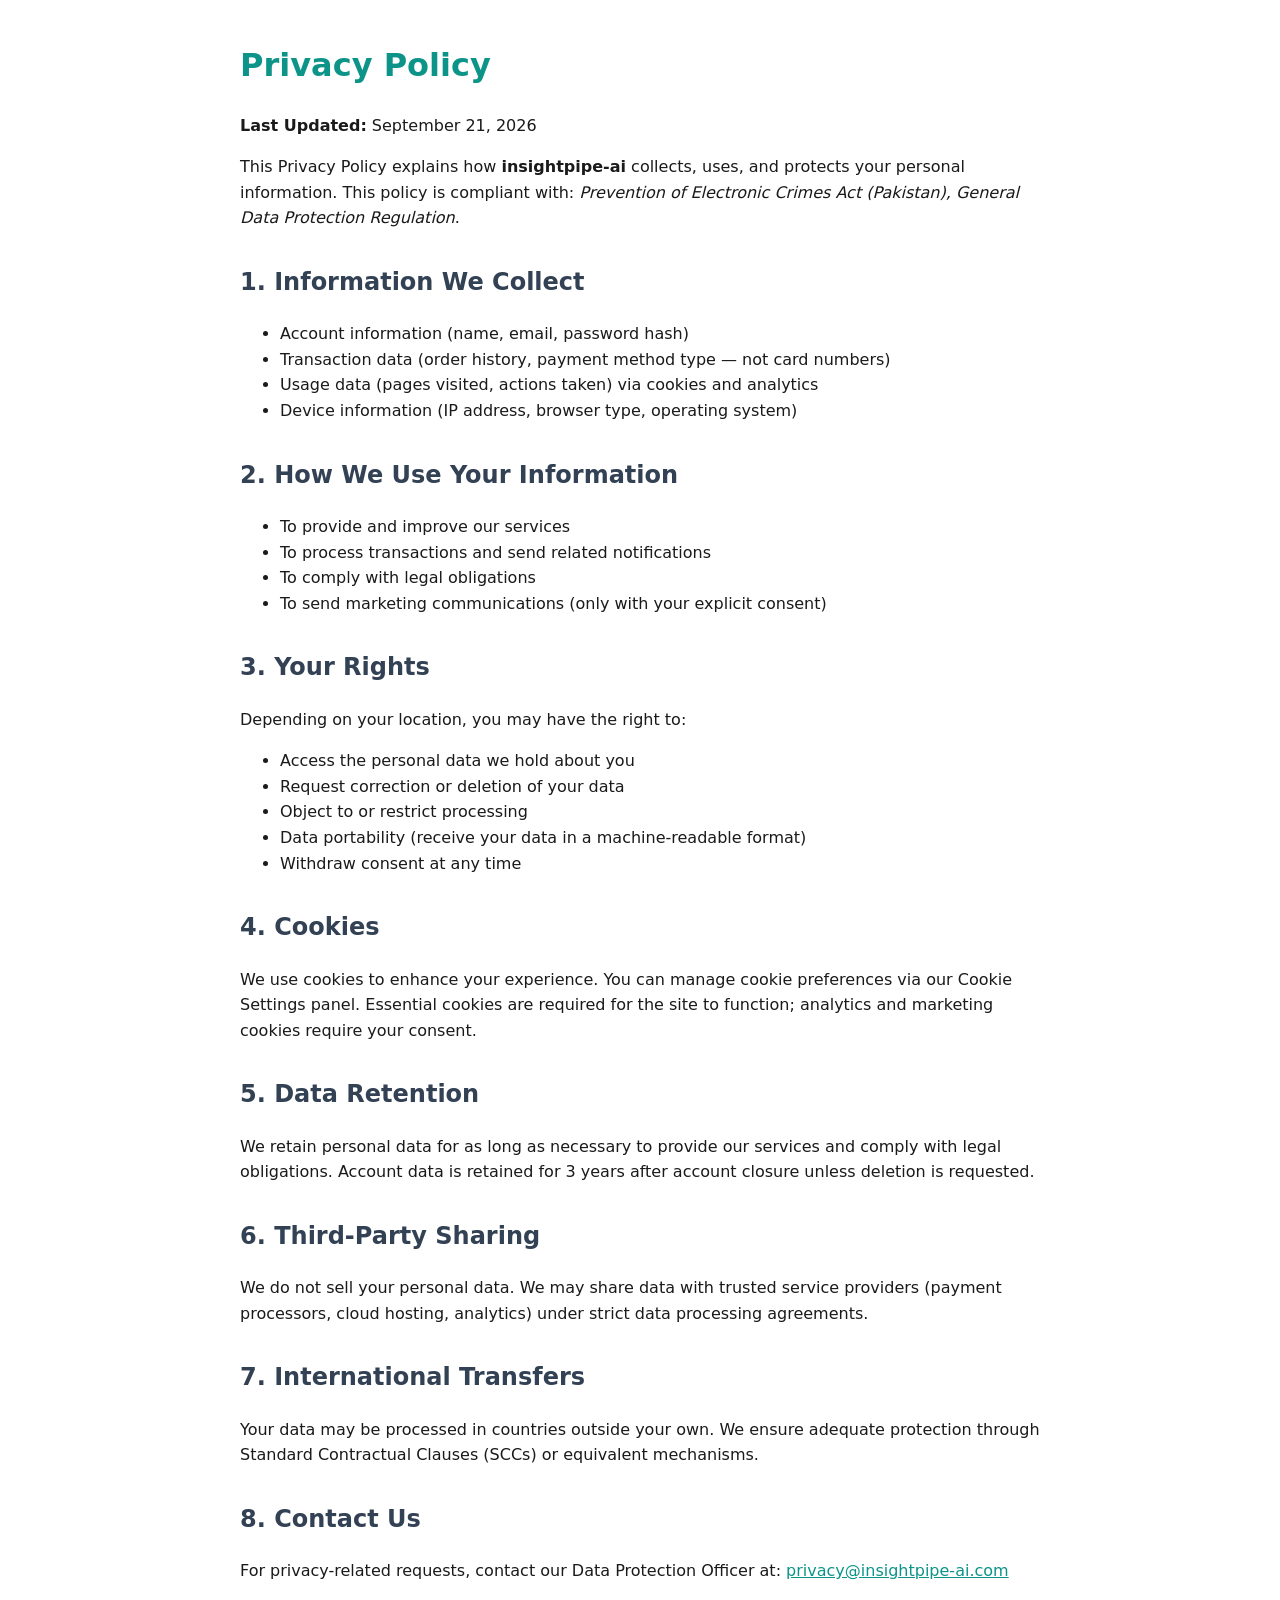
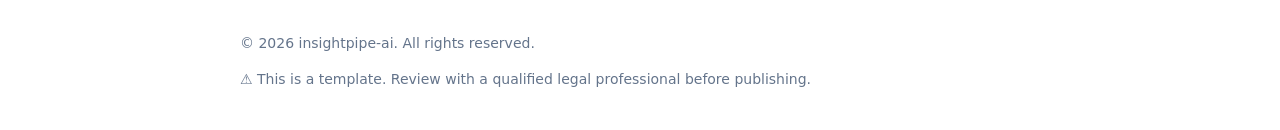
<file: privacy-policy.html>
<!doctype html>
<html lang="en">
  <head>
    <meta charset="UTF-8" />
    <meta name="viewport" content="width=device-width, initial-scale=1.0" />
    <title>Privacy Policy — insightpipe-ai</title>
    <style>
      body {
        font-family: system-ui, sans-serif;
        max-width: 800px;
        margin: 40px auto;
        padding: 0 20px;
        line-height: 1.6;
        color: #1a1a1a;
      }
      h1 {
        color: #0d9488;
      }
      h2 {
        color: #334155;
        margin-top: 2rem;
      }
      a {
        color: #0d9488;
      }
      footer {
        margin-top: 3rem;
        color: #64748b;
        font-size: 0.875rem;
      }
    </style>
  </head>
  <body>
    <h1>Privacy Policy</h1>
    <p><strong>Last Updated:</strong> September 21, 2026</p>
    <p>
      This Privacy Policy explains how <strong>insightpipe-ai</strong> collects, uses, and protects
      your personal information. This policy is compliant with:
      <em>Prevention of Electronic Crimes Act (Pakistan), General Data Protection Regulation</em>.
    </p>

    <h2>1. Information We Collect</h2>
    <ul>
      <li>Account information (name, email, password hash)</li>
      <li>Transaction data (order history, payment method type — not card numbers)</li>
      <li>Usage data (pages visited, actions taken) via cookies and analytics</li>
      <li>Device information (IP address, browser type, operating system)</li>
    </ul>

    <h2>2. How We Use Your Information</h2>
    <ul>
      <li>To provide and improve our services</li>
      <li>To process transactions and send related notifications</li>
      <li>To comply with legal obligations</li>
      <li>To send marketing communications (only with your explicit consent)</li>
    </ul>

    <h2>3. Your Rights</h2>
    <p>Depending on your location, you may have the right to:</p>
    <ul>
      <li>Access the personal data we hold about you</li>
      <li>Request correction or deletion of your data</li>
      <li>Object to or restrict processing</li>
      <li>Data portability (receive your data in a machine-readable format)</li>
      <li>Withdraw consent at any time</li>
    </ul>

    <h2>4. Cookies</h2>
    <p>
      We use cookies to enhance your experience. You can manage cookie preferences via our Cookie
      Settings panel. Essential cookies are required for the site to function; analytics and
      marketing cookies require your consent.
    </p>

    <h2>5. Data Retention</h2>
    <p>
      We retain personal data for as long as necessary to provide our services and comply with legal
      obligations. Account data is retained for 3 years after account closure unless deletion is
      requested.
    </p>

    <h2>6. Third-Party Sharing</h2>
    <p>
      We do not sell your personal data. We may share data with trusted service providers (payment
      processors, cloud hosting, analytics) under strict data processing agreements.
    </p>

    <h2>7. International Transfers</h2>
    <p>
      Your data may be processed in countries outside your own. We ensure adequate protection
      through Standard Contractual Clauses (SCCs) or equivalent mechanisms.
    </p>

    <h2>8. Contact Us</h2>
    <p>
      For privacy-related requests, contact our Data Protection Officer at:
      <a href="mailto:privacy@insightpipe-ai.com"> privacy@insightpipe-ai.com </a>
    </p>

    <footer>
      <p>© 2026 insightpipe-ai. All rights reserved.</p>
      <p>⚠️ This is a template. Review with a qualified legal professional before publishing.</p>
    </footer>
  </body>
</html>
</file>
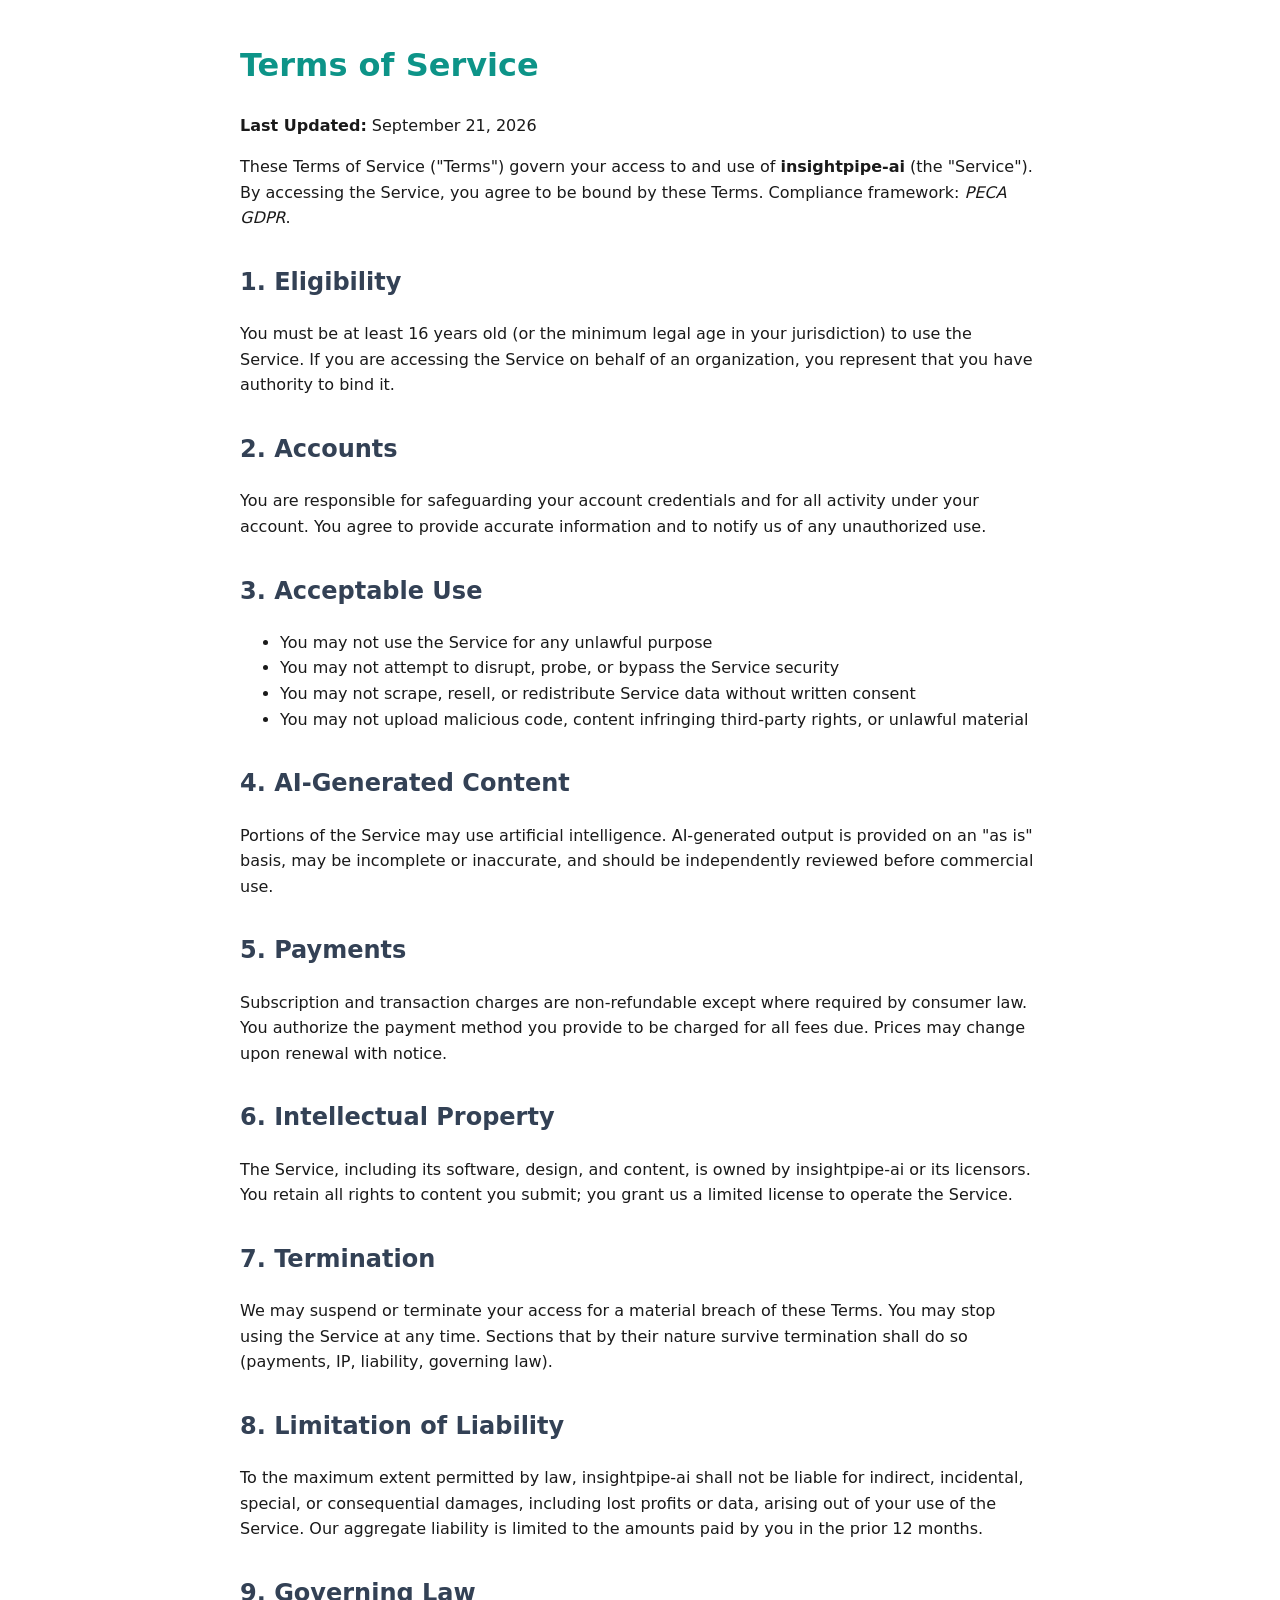
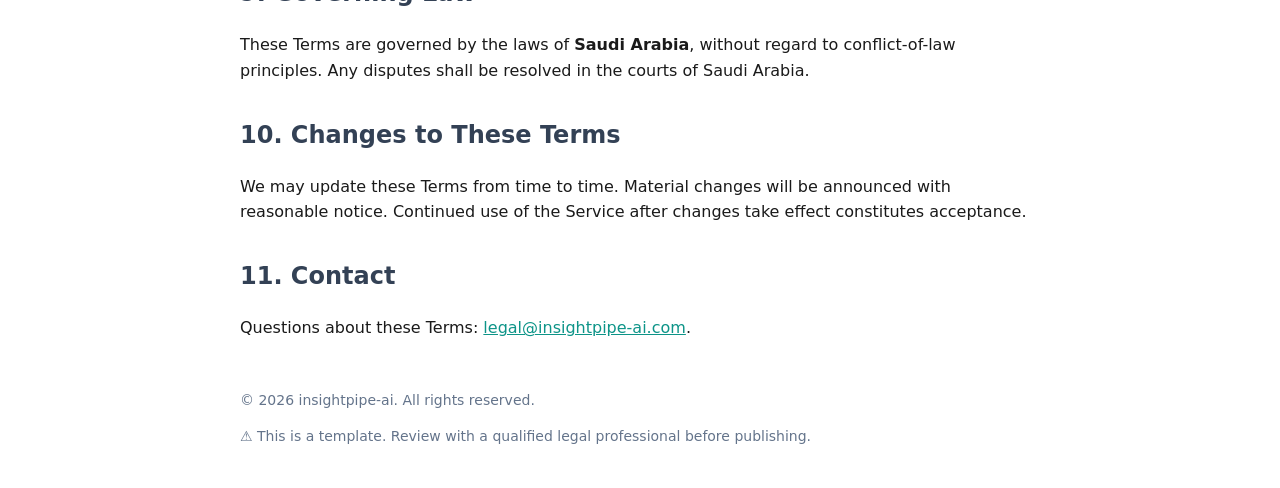
<file: terms-of-service.html>
<!doctype html>
<html lang="en">
  <head>
    <meta charset="UTF-8" />
    <meta name="viewport" content="width=device-width, initial-scale=1.0" />
    <title>Terms of Service — insightpipe-ai</title>
    <style>
      body {
        font-family: system-ui, sans-serif;
        max-width: 800px;
        margin: 40px auto;
        padding: 0 20px;
        line-height: 1.6;
        color: #1a1a1a;
      }
      h1 {
        color: #0d9488;
      }
      h2 {
        color: #334155;
        margin-top: 2rem;
      }
      a {
        color: #0d9488;
      }
      footer {
        margin-top: 3rem;
        color: #64748b;
        font-size: 0.875rem;
      }
    </style>
  </head>
  <body>
    <h1>Terms of Service</h1>
    <p><strong>Last Updated:</strong> September 21, 2026</p>
    <p>
      These Terms of Service ("Terms") govern your access to and use of
      <strong>insightpipe-ai</strong> (the "Service"). By accessing the Service, you agree to be
      bound by these Terms. Compliance framework: <em>PECA GDPR</em>.
    </p>

    <h2>1. Eligibility</h2>
    <p>
      You must be at least 16 years old (or the minimum legal age in your jurisdiction) to use the
      Service. If you are accessing the Service on behalf of an organization, you represent that you
      have authority to bind it.
    </p>

    <h2>2. Accounts</h2>
    <p>
      You are responsible for safeguarding your account credentials and for all activity under your
      account. You agree to provide accurate information and to notify us of any unauthorized use.
    </p>

    <h2>3. Acceptable Use</h2>
    <ul>
      <li>You may not use the Service for any unlawful purpose</li>
      <li>You may not attempt to disrupt, probe, or bypass the Service security</li>
      <li>You may not scrape, resell, or redistribute Service data without written consent</li>
      <li>
        You may not upload malicious code, content infringing third-party rights, or unlawful
        material
      </li>
    </ul>

    <h2>4. AI-Generated Content</h2>
    <p>
      Portions of the Service may use artificial intelligence. AI-generated output is provided on an
      "as is" basis, may be incomplete or inaccurate, and should be independently reviewed before
      commercial use.
    </p>

    <h2>5. Payments</h2>
    <p>
      Subscription and transaction charges are non-refundable except where required by consumer law.
      You authorize the payment method you provide to be charged for all fees due. Prices may change
      upon renewal with notice.
    </p>

    <h2>6. Intellectual Property</h2>
    <p>
      The Service, including its software, design, and content, is owned by insightpipe-ai or its
      licensors. You retain all rights to content you submit; you grant us a limited license to
      operate the Service.
    </p>

    <h2>7. Termination</h2>
    <p>
      We may suspend or terminate your access for a material breach of these Terms. You may stop
      using the Service at any time. Sections that by their nature survive termination shall do so
      (payments, IP, liability, governing law).
    </p>

    <h2>8. Limitation of Liability</h2>
    <p>
      To the maximum extent permitted by law, insightpipe-ai shall not be liable for indirect,
      incidental, special, or consequential damages, including lost profits or data, arising out of
      your use of the Service. Our aggregate liability is limited to the amounts paid by you in the
      prior 12 months.
    </p>

    <h2>9. Governing Law</h2>
    <p>
      These Terms are governed by the laws of <strong>Saudi Arabia</strong>, without regard to
      conflict-of-law principles. Any disputes shall be resolved in the courts of Saudi Arabia.
    </p>

    <h2>10. Changes to These Terms</h2>
    <p>
      We may update these Terms from time to time. Material changes will be announced with
      reasonable notice. Continued use of the Service after changes take effect constitutes
      acceptance.
    </p>

    <h2>11. Contact</h2>
    <p>
      Questions about these Terms:
      <a href="mailto:legal@insightpipe-ai.com">legal@insightpipe-ai.com</a>.
    </p>

    <footer>
      <p>© 2026 insightpipe-ai. All rights reserved.</p>
      <p>⚠️ This is a template. Review with a qualified legal professional before publishing.</p>
    </footer>
  </body>
</html>
</file>
